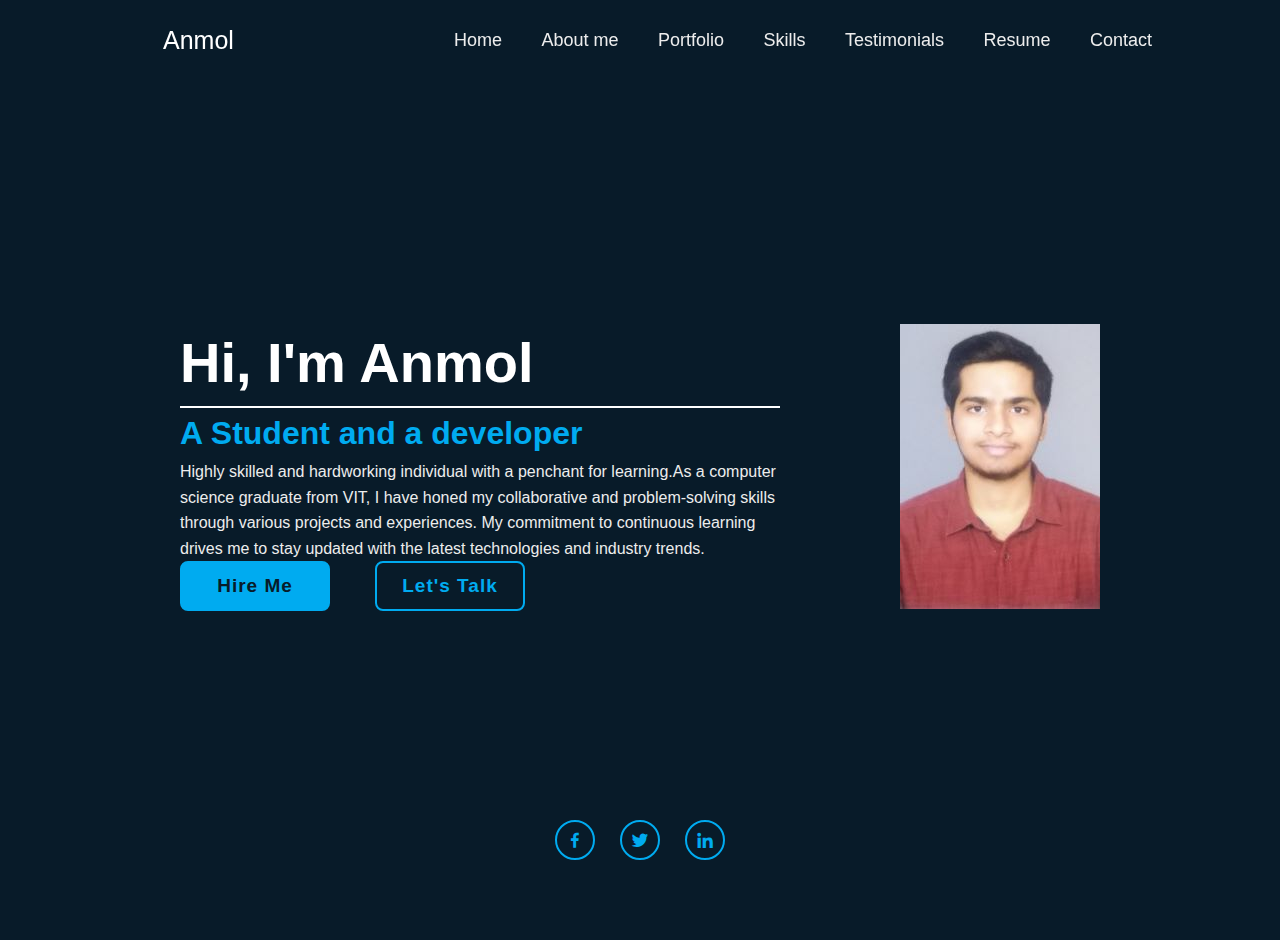
<file: index.html>
<!DOCTYPE html>

<html lang="en">
  <head>
    <meta charset="utf-8" />
    <meta http-equiv="X-UA-Compatible" content="IE=edge" />
    <title>Personal Portfolio</title>
    <meta name="description" content="" />
    <meta name="viewport" content="width=device-width, initial-scale=1" />
    <link rel="stylesheet" href="stylesone.css" />
    <link
      href="https://unpkg.com/boxicons@2.1.4/css/boxicons.min.css"
      rel="stylesheet"
    />
  </head>
  <body>
    <header class="header">
      <a href="index.html" class="logo">Anmol</a>
      <nav class="navbar">
        <a href="index.html">Home</a>
        <a href="aboutme.html">About me</a>
        <a href="portfolio.html">Portfolio</a>
        <a href="skills.html">Skills</a>
        <a href="testimonials.html">Testimonials</a>
        <a href="resume.html">Resume</a>
        <a href="contact.html">Contact</a>
      </nav>
    </header>

    <section class="home">
      <div class="home-content">
        <h1>Hi, I'm Anmol</h1>
        <h3>A Student and a developer</h3>
        <p>
          Highly skilled and hardworking individual with a penchant for learning.As a computer science graduate
            from VIT, I have honed my collaborative and problem-solving skills through various projects and experiences.
            My commitment to continuous learning drives me to stay updated with the latest technologies and industry trends.
        </p>
        <div class="btn-box">
          <a href="resume.html">Hire Me</a>
          <a href="contact.html">Let's Talk</a>
        </div>
      </div>

      <div class="home-sci">
        <a href="#"><i class="bx bxl-facebook"></i></a>
        <a href="#"><i class="bx bxl-twitter"></i></a>
        <a href="https://www.linkedin.com/in/anmol-singh-2b7798271"><i class="bx bxl-linkedin"></i></a>
      </div>
      <div class="img-putter">
        <img src="passport_size_photo_2.jpg" alt="photo" />
      </div>
    </section>
  </body>
</html>
</file>
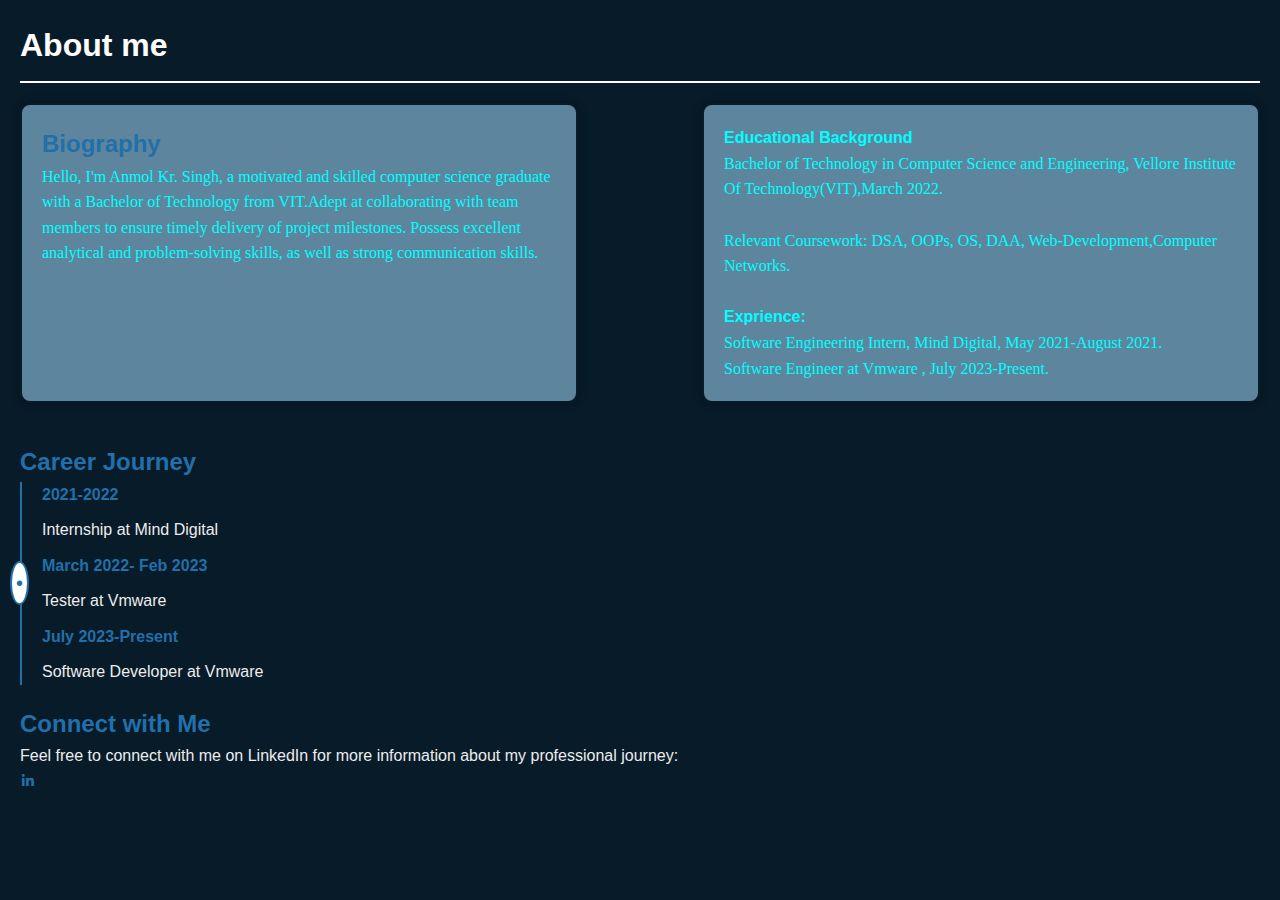
<file: aboutme.html>
<!DOCTYPE html>
<html>
    <head>
        <meta charset="utf-8">
        <meta http-equiv="X-UA-Compatible" content="IE=edge">
        <title>About me</title>
        <meta name="description" content="">
        <meta name="viewport" content="width=device-width, initial-scale=1">
        <link rel="stylesheet" href="stylesone.css">
        <link href="https://unpkg.com/boxicons@2.1.4/css/boxicons.min.css" rel="stylesheet" />
    </head>
    <body>
        <h1>About me</h1>

        <div class="Bio">
        <div class="box1">
            <h2>Biography</h2>
            <p>Hello, I'm Anmol Kr. Singh, a motivated and skilled computer science graduate with a Bachelor of Technology from VIT.Adept at collaborating with team members to ensure timely delivery of project milestones. Possess excellent analytical and problem-solving skills, as well as strong communication skills.</p>
        </div>
            <div class="box2">
            <p><b>Educational Background</b><br>Bachelor of Technology in Computer Science and Engineering, Vellore Institute Of Technology(VIT),March 2022.<br><br>Relevant Coursework: DSA, OOPs, OS, DAA, Web-Development,Computer Networks.<br><br><b>Exprience:</b><br>Software Engineering Intern, Mind Digital, May 2021-August 2021.<br>Software Engineer at Vmware , July 2023-Present.
            </p>
            </div>

        </div>

        <section class="career">
        <h2>Career Journey</h2>
        <ul class="timeline">
            <li>
                <span>2021-2022</span>
                <p>Internship at Mind Digital</p>

            <span>March 2022- Feb 2023</span>
            <p>Tester at Vmware</p>

            <span>July 2023-Present</span>
            <p>Software Developer at Vmware</p>
            </li>
        </ul>
    </section>
        <section>
        <h2>Connect with Me</h2>
        <p>Feel free to connect with me on LinkedIn for more information about my professional journey:</p>
        <a href="https://www.linkedin.com/in/anmol-singh-2b7798271" target="_blank"><i class="bx bxl-linkedin"></i></a>
    </section>
      
    </body>
</html>
</html>
</file>
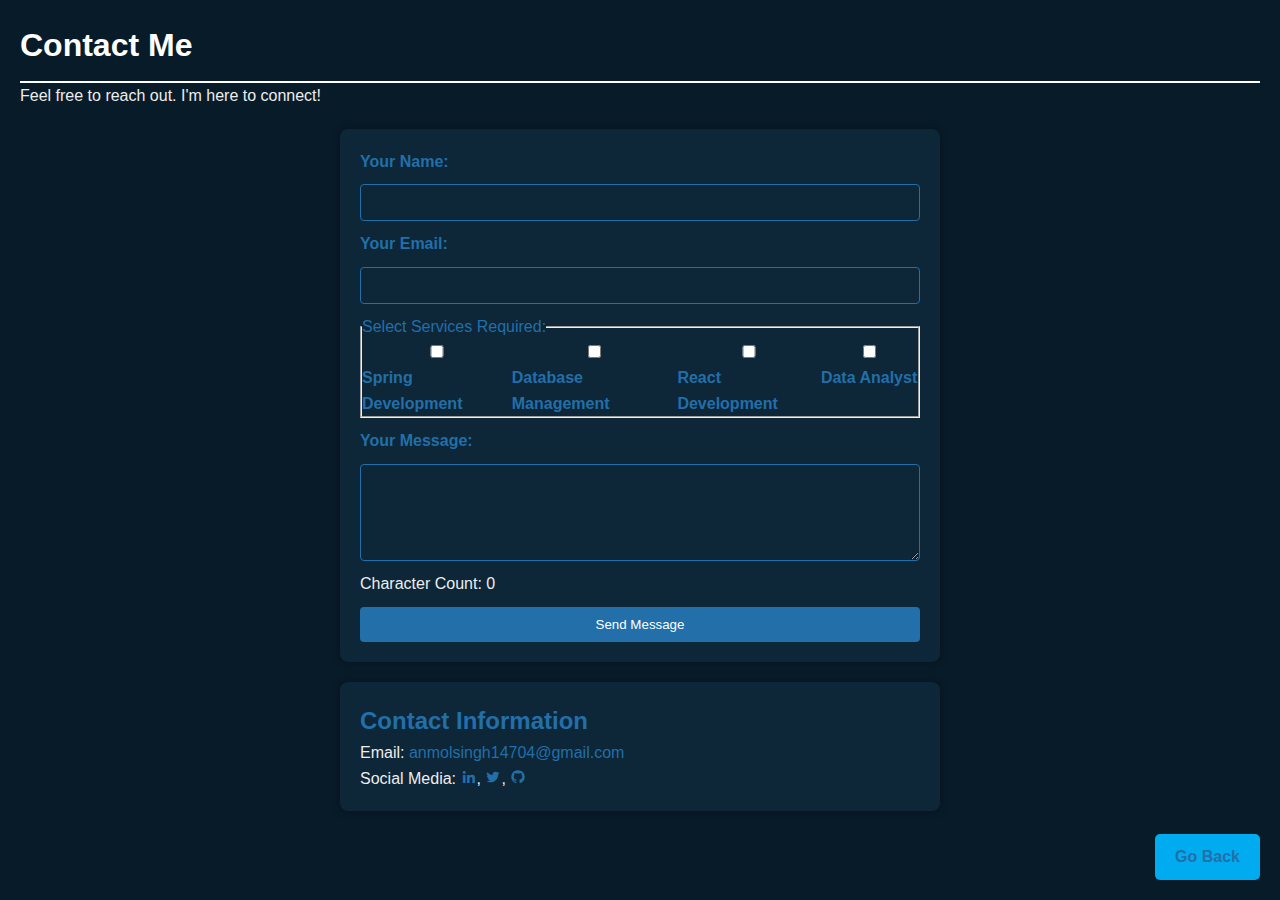
<file: contact.html>
<!DOCTYPE html>
<html lang="en">

<head>
    <meta charset="UTF-8">
    <meta name="viewport" content="width=device-width, initial-scale=1.0">
    <title>Contact Me</title>
    <link rel="stylesheet" href="stylesone.css">
    <link
      href="https://unpkg.com/boxicons@2.1.4/css/boxicons.min.css"
      rel="stylesheet"
    />
</head>

<body>
    <header>
        <h1>Contact Me</h1>
        <p>Feel free to reach out. I'm here to connect!</p>
    </header>

    <div class="contact-form">
        <form action="#" method="post" id="formid">
            <label for="name">Your Name:</label>
            <input type="text" id="name" name="name" required>

            <label for="email">Your Email:</label>
            <input type="email" id="email" name="email" required pattern="[a-zA-Z0-9._%+-]+@[a-zA-Z0-9.-]+\.[a-zA-Z]{2,}$">



            <fieldset id="Services">
                <legend>Select Services Required:</legend>
                <label> <input type="checkbox" name="service" value="Spring Development">Spring Development</label><br>                
                <label> <input type="checkbox" name="service" value="Database Management">Database Management</label><br>                
                <label> <input type="checkbox" name="service" value="React Development">React Development</label><br>                
                <label> <input type="checkbox" name="service" value="Data Analyst">Data Analyst</label><br>                
            </fieldset>

            <label for="message">Your Message:</label>
           <textarea id="textInput" rows="5" cols="50" oninput="handleInput()"></textarea>
           <p>Character Count: <span id="charCount">0</span></p>

            <button type="button" onclick="showresult()">Send Message</button>
        </form>
    </div>

    <div class="contact-info">
        <h2>Contact Information</h2>
        <p>Email: <a href="mailto:anmolsingh14704@gmail.com">anmolsingh14704@gmail.com</a></p>
        <p>Social Media:
            <a href="https://www.linkedin.com/in/anmol-singh-2b7798271" target="_blank"><i class="bx bxl-linkedin"></i></a>,
            <a href="https://twitter.com/yourhandle" target="_blank"><i class="bx bxl-twitter"></i></a>,
            <a href="https://github.com/Anmol-aks" target="_blank"><i class='bx bxl-github'></i></a>
        </p>
    </div>

    <script>
        function handleInput() {
        var textInput = document.getElementById('textInput');
        var charCountSpan = document.getElementById('charCount');
        var charCount = textInput.value.length;
        
        charCountSpan.textContent = charCount;
    }

    function showresult() {
    var selectedServices = document.querySelectorAll('input[name="service"]:checked');
    var totalPrice = 0;

    if (selectedServices.length > 0) {
        selectedServices.forEach(function(service) {
            switch (service.value) {
                case "Spring Development":
                    totalPrice += 900; 
                    break;
                case "Database Management":
                    totalPrice += 300; 
                    break;
                case "React Development":
                    totalPrice += 500; 
                    break;
                case "Data Analyst":
                    totalPrice += 400; 
                    break;
            }
        });
        
        var message = "Thank you for reaching out! ";
        message += "The total price for the selected service(s) is $" + totalPrice + ".";
        alert(message);
    } else {
        alert("Please select at least one service.");
    }

    document.getElementById("formid").reset();
     document.getElementById('charCount').textContent = 0;
}

    </script>

    <div class="go-back">
    <a href="index.html">Go Back</a>
</div>


</body>

</html>
</file>
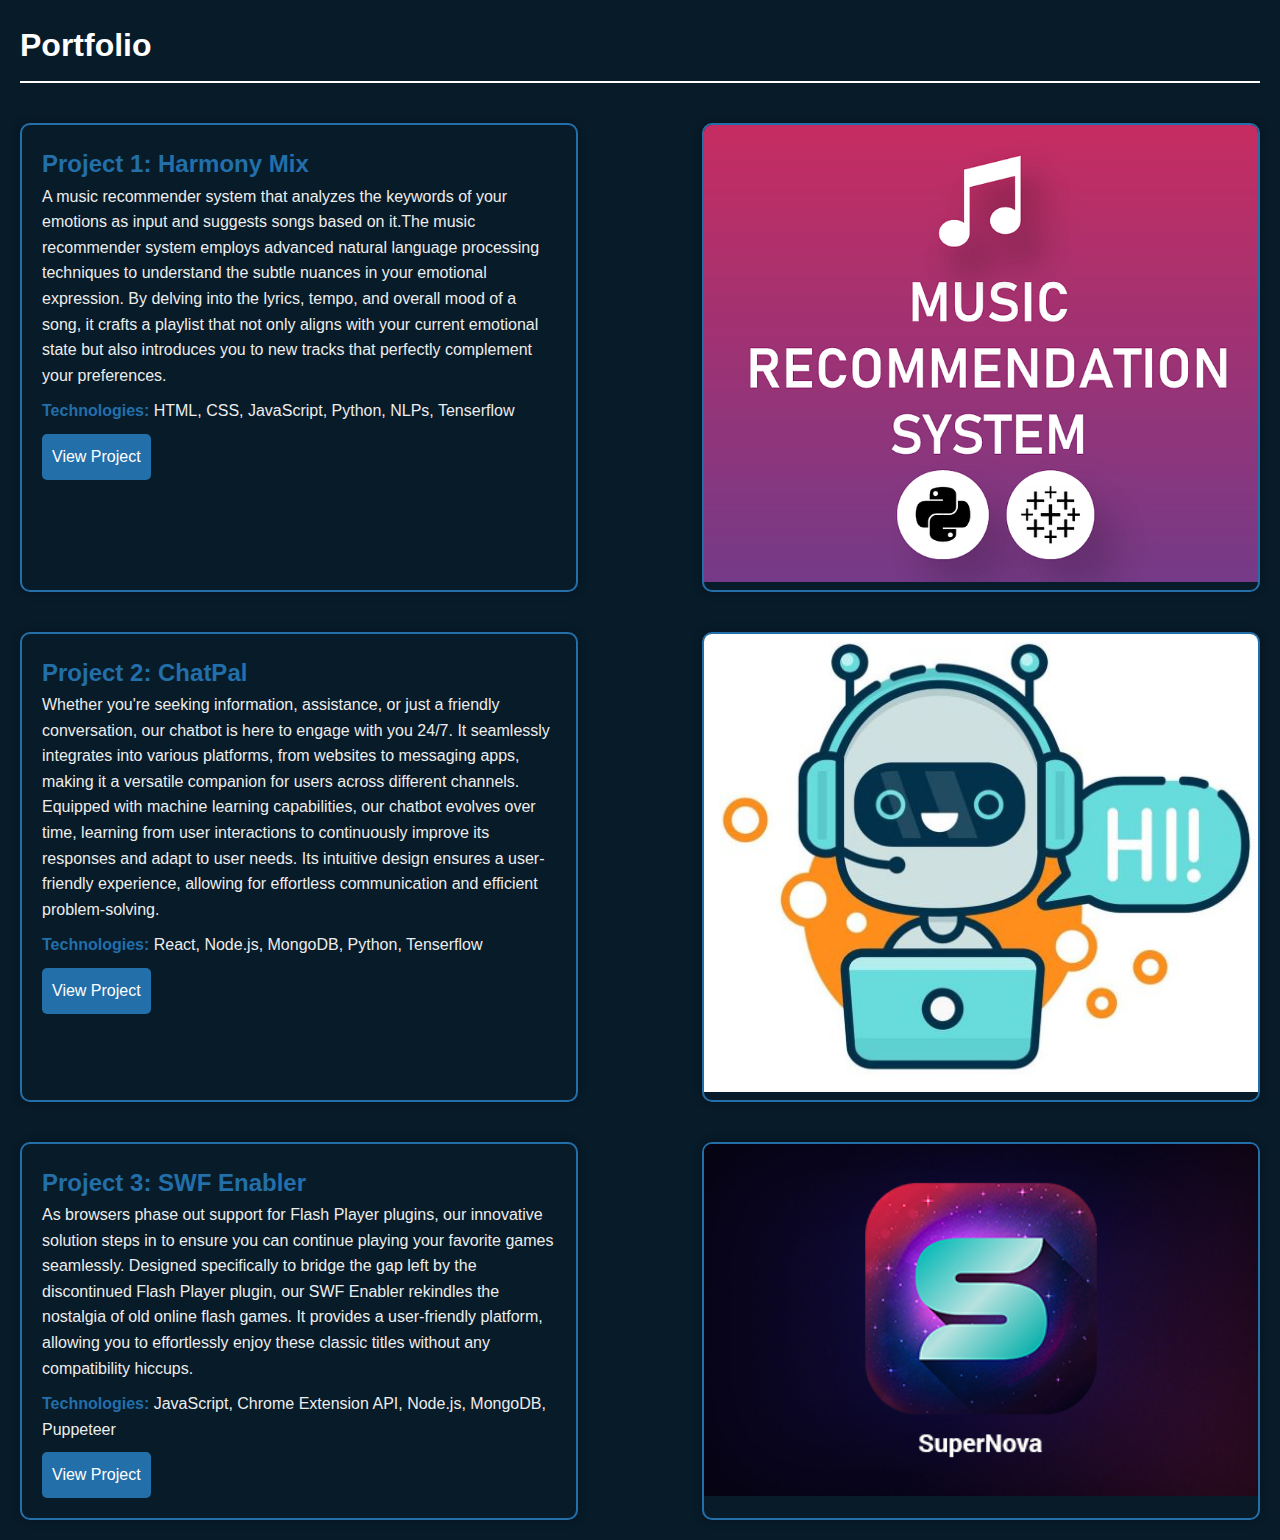
<file: portfolio.html>
<!DOCTYPE html>
<html lang="en">

<head>
    <meta charset="UTF-8">
    <meta name="viewport" content="width=device-width, initial-scale=1.0">
    <title>Portfolio</title>
    <link rel="stylesheet" href="stylesone.css">
</head>

<body>
    <h1>Portfolio</h1>

    <div class="project">
        <div class="project-details">
            <h2>Project 1: Harmony Mix</h2>
            <p>
               A music recommender system that analyzes the keywords of your emotions as input and suggests songs based on it.The music recommender system employs advanced natural language processing techniques to understand the subtle nuances in your emotional expression. By delving into the lyrics, tempo, and overall mood of a song, it crafts a playlist that not only aligns with your current emotional state but also introduces you to new tracks that perfectly complement your preferences.
            </p>
            <p><b>Technologies:</b> HTML, CSS, JavaScript, Python, NLPs, Tenserflow</p>
            <a href="https://github.com/Aliasgarchandan53/HarmonyMood" target="_blank">View Project</a>
        </div>
        <div class="project-image">
            <img src="music_recommeds.jpg" alt="Project 1">
        </div>
    </div>

    <div class="project">
        <div class="project-details">
            <h2>Project 2: ChatPal</h2>
            <p>
                Whether you're seeking information, assistance, or just a friendly conversation, our chatbot is here to engage with you 24/7. It seamlessly integrates into various platforms, from websites to messaging apps, making it a versatile companion for users across different channels.

                Equipped with machine learning capabilities, our chatbot evolves over time, learning from user interactions to continuously improve its responses and adapt to user needs. Its intuitive design ensures a user-friendly experience, allowing for effortless communication and efficient problem-solving.
            </p>
            <p><b>Technologies:</b> React, Node.js, MongoDB, Python, Tenserflow</p>
            <a href="#" target="_blank">View Project</a>
        </div>
        <div class="project-image">
            <img src="friendly-chatbot.jpg" alt="Project 2">
        </div>
    </div>

    <div class="project">
        <div class="project-details">
            <h2>Project 3: SWF Enabler</h2>
            <p>
                As browsers phase out support for Flash Player plugins, our innovative solution steps in to ensure you can continue playing your favorite games seamlessly.

            Designed specifically to bridge the gap left by the discontinued Flash Player plugin, our SWF Enabler rekindles the nostalgia of old online flash games. It provides a user-friendly platform, allowing you to effortlessly enjoy these classic titles without any compatibility hiccups.


            </p>
            <p><b>Technologies:</b> JavaScript, Chrome Extension API, Node.js, MongoDB, Puppeteer</p>
            <a href="https://www.getsupernova.com/extension/" target="_blank">View Project</a>
        </div>
        <div class="project-image">
            <img src="swf.jpg" alt="Project 3">
        </div>
    </div>

</body>

</html>
</file>
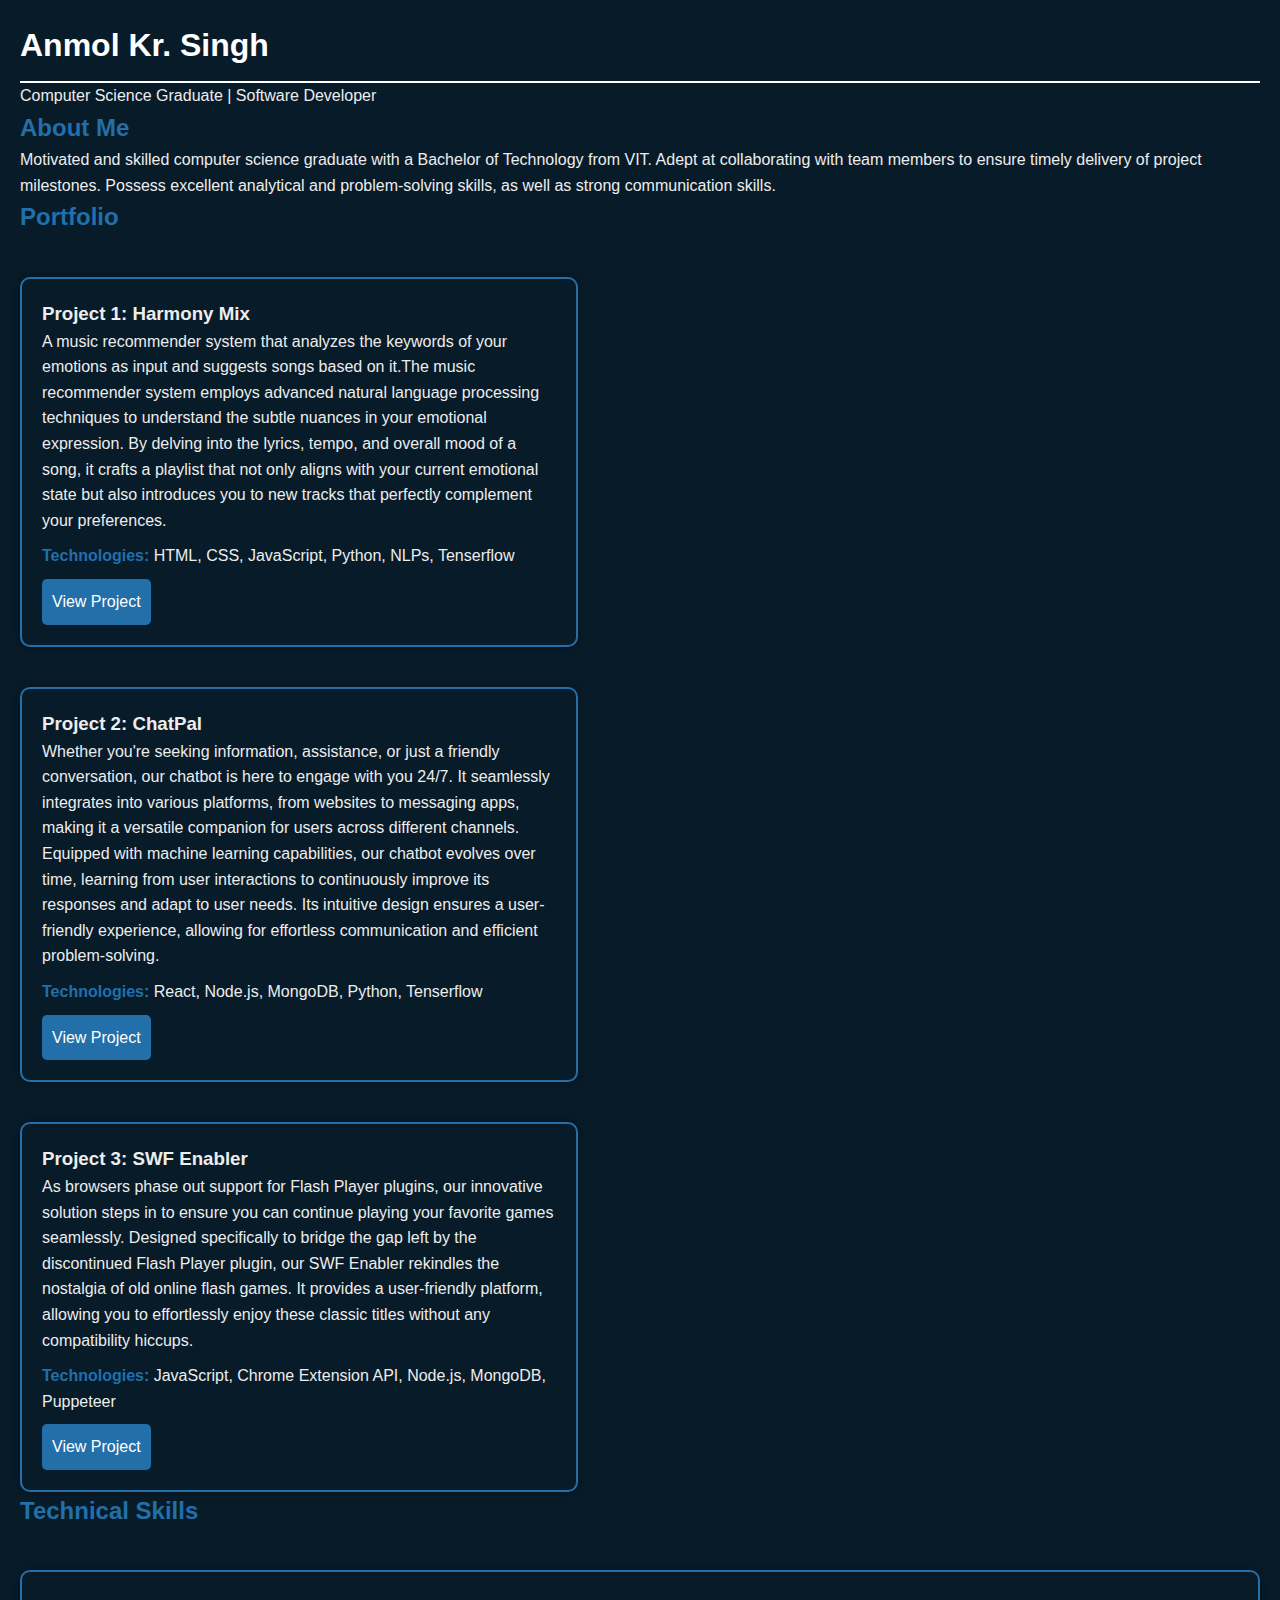
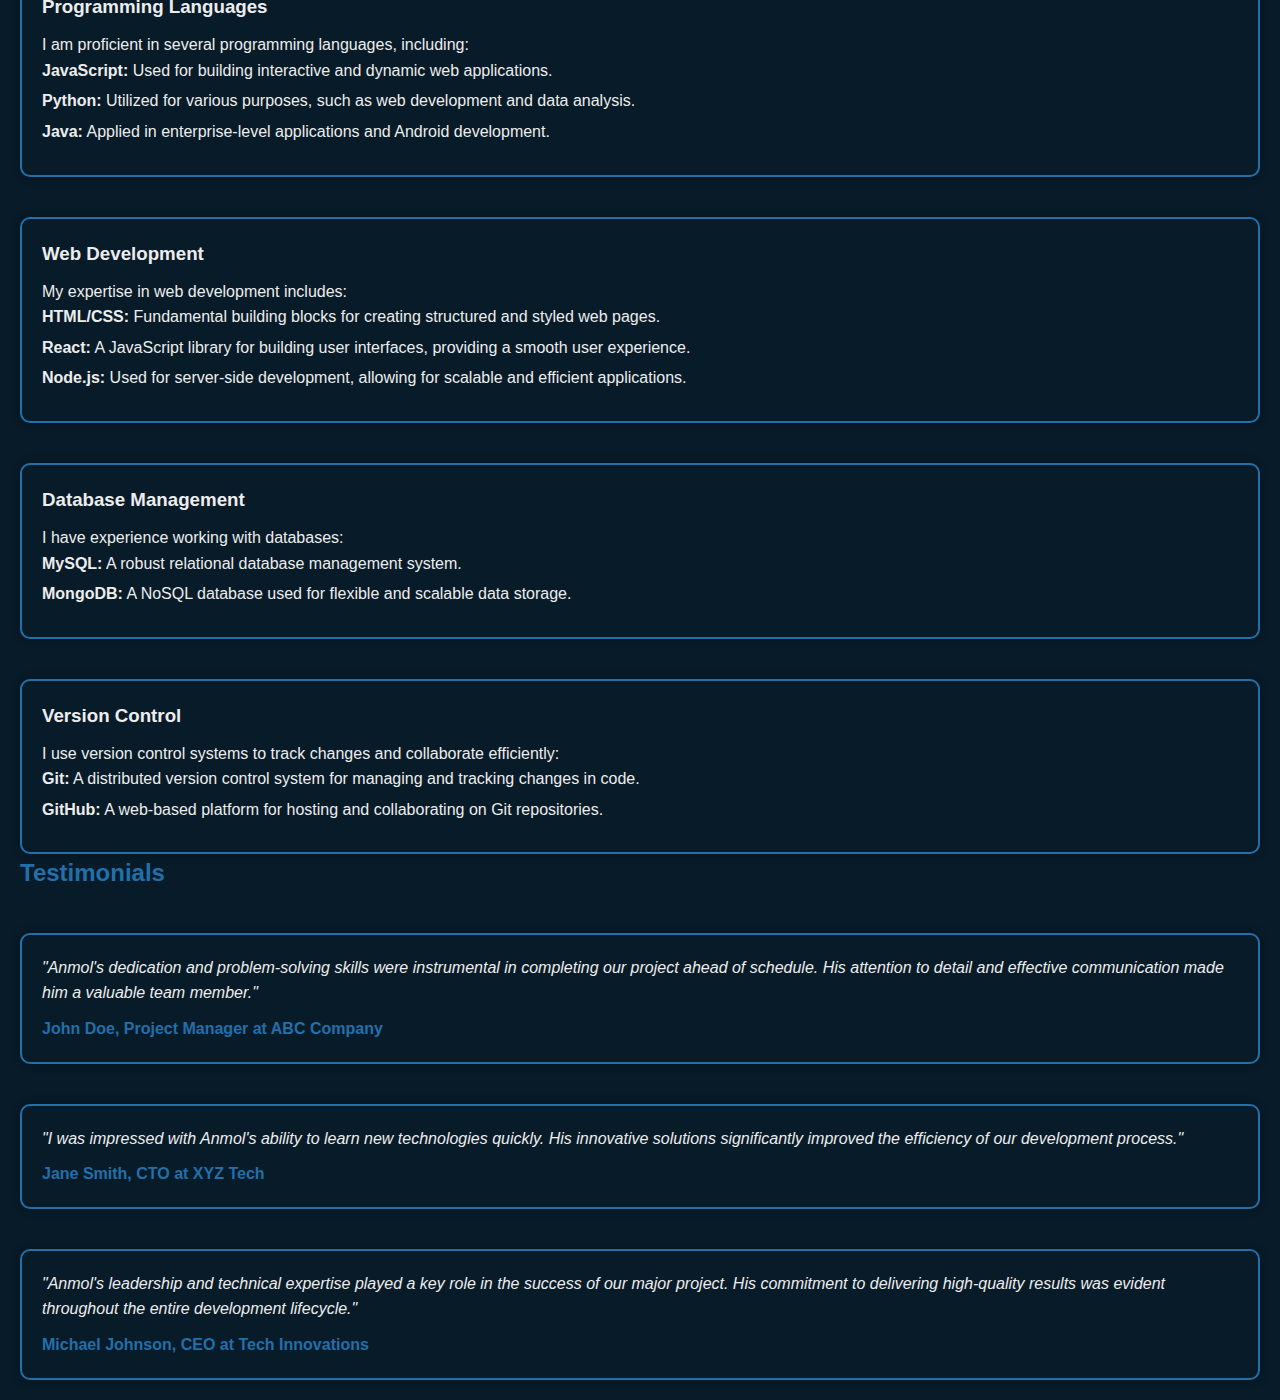
<file: resume.html>
<!DOCTYPE html>
<html lang="en">

<head>
    <meta charset="UTF-8">
    <meta name="viewport" content="width=device-width, initial-scale=1.0">
    <title>Anmol Kr. Singh - Resume</title>
    <link rel="stylesheet" href="stylesone.css">
</head>

<body>
    <header>
        <h1>Anmol Kr. Singh</h1>
        <p>Computer Science Graduate | Software Developer</p>
    </header>

    <section class="about">
        <h2>About Me</h2>
        <p>
            Motivated and skilled computer science graduate with a Bachelor of Technology from VIT. Adept at collaborating
            with team members to ensure timely delivery of project milestones. Possess excellent analytical and
            problem-solving skills, as well as strong communication skills.
        </p>
    </section>

    <section class="portfolio">
        <h2>Portfolio</h2>

        <div class="project">
            <div class="project-details">
                <h3>Project 1: Harmony Mix</h3>
                <p>
                    A music recommender system that analyzes the keywords of your emotions as input and suggests songs based on it.The music recommender system employs advanced natural language processing techniques to understand the subtle nuances in your emotional expression. By delving into the lyrics, tempo, and overall mood of a song, it crafts a playlist that not only aligns with your current emotional state but also introduces you to new tracks that perfectly complement your preferences.


                </p>
                <p><b>Technologies:</b> HTML, CSS, JavaScript, Python, NLPs, Tenserflow</p>
                <a href="portfolio.html" target="_blank">View Project</a>
            </div>
        </div>

        <div class="project">
            <div class="project-details">
                <h3>Project 2: ChatPal</h3>
                <p>
                    Whether you're seeking information, assistance, or just a friendly conversation, our chatbot is here to engage with you 24/7. It seamlessly integrates into various platforms, from websites to messaging apps, making it a versatile companion for users across different channels. Equipped with machine learning capabilities, our chatbot evolves over time, learning from user interactions to continuously improve its responses and adapt to user needs. Its intuitive design ensures a user-friendly experience, allowing for effortless communication and efficient problem-solving.
                </p>
                <p><b>Technologies:</b> React, Node.js, MongoDB, Python, Tenserflow</p>
                <a href="portfolio.html" target="_blank">View Project</a>
            </div>
        </div>

        <div class="project">
            <div class="project-details">
                <h3>Project 3: SWF Enabler</h3>
                <p>
                     As browsers phase out support for Flash Player plugins, our innovative solution steps in to ensure you can continue playing your favorite games seamlessly.

            Designed specifically to bridge the gap left by the discontinued Flash Player plugin, our SWF Enabler rekindles the nostalgia of old online flash games. It provides a user-friendly platform, allowing you to effortlessly enjoy these classic titles without any compatibility hiccups.

                </p>
                <p><b>Technologies:</b> JavaScript, Chrome Extension API, Node.js, MongoDB, Puppeteer</p>
                <a href="portfolio.html" target="_blank">View Project</a>
            </div>
        </div>
    </section>

    <section class="skills">
        <h2>Technical Skills</h2>

        <div class="skill">
            <h3>Programming Languages</h3>
            <p>
                I am proficient in several programming languages, including:
                <ul>
                    <li><strong>JavaScript:</strong> Used for building interactive and dynamic web applications.</li>
                    <li><strong>Python:</strong> Utilized for various purposes, such as web development and data analysis.</li>
                    <li><strong>Java:</strong> Applied in enterprise-level applications and Android development.</li>
                </ul>
            </p>
        </div>

        <div class="skill">
            <h3>Web Development</h3>
            <p>
                My expertise in web development includes:
                <ul>
                    <li><strong>HTML/CSS:</strong> Fundamental building blocks for creating structured and styled web pages.</li>
                    <li><strong>React:</strong> A JavaScript library for building user interfaces, providing a smooth user experience.</li>
                    <li><strong>Node.js:</strong> Used for server-side development, allowing for scalable and efficient applications.</li>
                </ul>
            </p>
        </div>

        <div class="skill">
            <h3>Database Management</h3>
            <p>
                I have experience working with databases:
                <ul>
                    <li><strong>MySQL:</strong> A robust relational database management system.</li>
                    <li><strong>MongoDB:</strong> A NoSQL database used for flexible and scalable data storage.</li>
                </ul>
            </p>
        </div>

        <div class="skill">
            <h3>Version Control</h3>
            <p>
                I use version control systems to track changes and collaborate efficiently:
                <ul>
                    <li><strong>Git:</strong> A distributed version control system for managing and tracking changes in code.</li>
                    <li><strong>GitHub:</strong> A web-based platform for hosting and collaborating on Git repositories.</li>
                </ul>
            </p>
        </div>
    </section>

    <section class="testimonials">
        <h2>Testimonials</h2>

        <div class="testimonial">
            <div class="testimonial-details">
                <blockquote>
                    "Anmol's dedication and problem-solving skills were instrumental in completing our project ahead of
                    schedule. His attention to detail and effective communication made him a valuable team member."
                </blockquote>
                <p><strong>John Doe, Project Manager at ABC Company</strong></p>
            </div>
        </div>

        <div class="testimonial">
            <div class="testimonial-details">
                <blockquote>
                    "I was impressed with Anmol's ability to learn new technologies quickly. His innovative solutions
                    significantly improved the efficiency of our development process."
                </blockquote>
                <p><strong>Jane Smith, CTO at XYZ Tech</strong></p>
            </div>
        </div>

        <div class="testimonial">
            <div class="testimonial-details">
                <blockquote>
                    "Anmol's leadership and technical expertise played a key role in the success of our major project.
                    His commitment to delivering high-quality results was evident throughout the entire development
                    lifecycle."
                </blockquote>
                <p><strong>Michael Johnson, CEO at Tech Innovations</strong></p>
            </div>
        </div>
    </section>

</body>

</html>
</file>
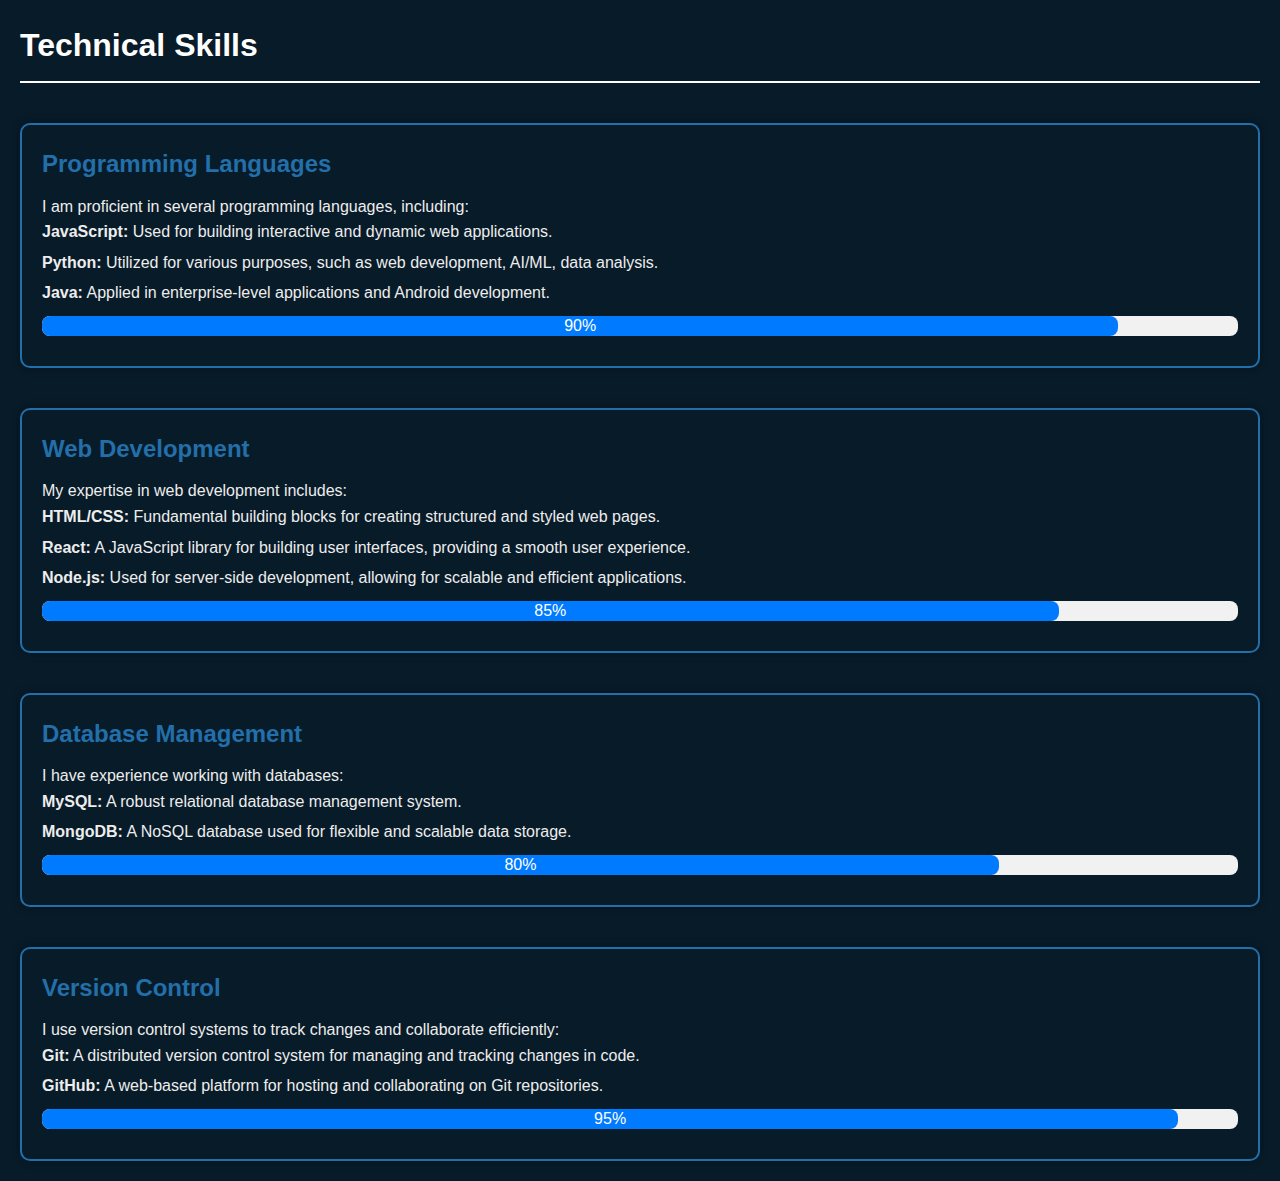
<file: skills.html>
<!DOCTYPE html>
<html lang="en">

<head>
    <meta charset="UTF-8">
    <meta name="viewport" content="width=device-width, initial-scale=1.0">
    <title>Skills</title>
    <link rel="stylesheet" href="stylesone.css">
</head>

<body>
    <h1>Technical Skills</h1>

    <div class="skill">
        <h2>Programming Languages</h2>
        <p>
            I am proficient in several programming languages, including:
            <ul>
                <li><strong>JavaScript:</strong> Used for building interactive and dynamic web applications.</li>
                <li><strong>Python:</strong> Utilized for various purposes, such as web development, AI/ML, data analysis.</li>
                <li><strong>Java:</strong> Applied in enterprise-level applications and Android development.</li>
            </ul>
        </p>
        <div class="progress">
            <div class="progress-bar" style="width: 90%;">90%</div>
        </div>
    </div>

    <div class="skill">
        <h2>Web Development</h2>
        <p>
            My expertise in web development includes:
            <ul>
                <li><strong>HTML/CSS:</strong> Fundamental building blocks for creating structured and styled web pages.</li>
                <li><strong>React:</strong> A JavaScript library for building user interfaces, providing a smooth user experience.</li>
                <li><strong>Node.js:</strong> Used for server-side development, allowing for scalable and efficient applications.</li>
            </ul>
        </p>
        <div class="progress">
            <div class="progress-bar" style="width: 85%;">85%</div>
        </div>
    </div>

    <div class="skill">
        <h2>Database Management</h2>
        <p>
            I have experience working with databases:
            <ul>
                <li><strong>MySQL:</strong> A robust relational database management system.</li>
                <li><strong>MongoDB:</strong> A NoSQL database used for flexible and scalable data storage.</li>
            </ul>
        </p>
        <div class="progress">
            <div class="progress-bar" style="width: 80%;">80%</div>
        </div>
    </div>

    <div class="skill">
        <h2>Version Control</h2>
        <p>
            I use version control systems to track changes and collaborate efficiently:
            <ul>
                <li><strong>Git:</strong> A distributed version control system for managing and tracking changes in code.</li>
                <li><strong>GitHub:</strong> A web-based platform for hosting and collaborating on Git repositories.</li>
            </ul>
        </p>
        <div class="progress">
            <div class="progress-bar" style="width: 95%;">95%</div>
        </div>
    </div>

</body>

</html>
</file>
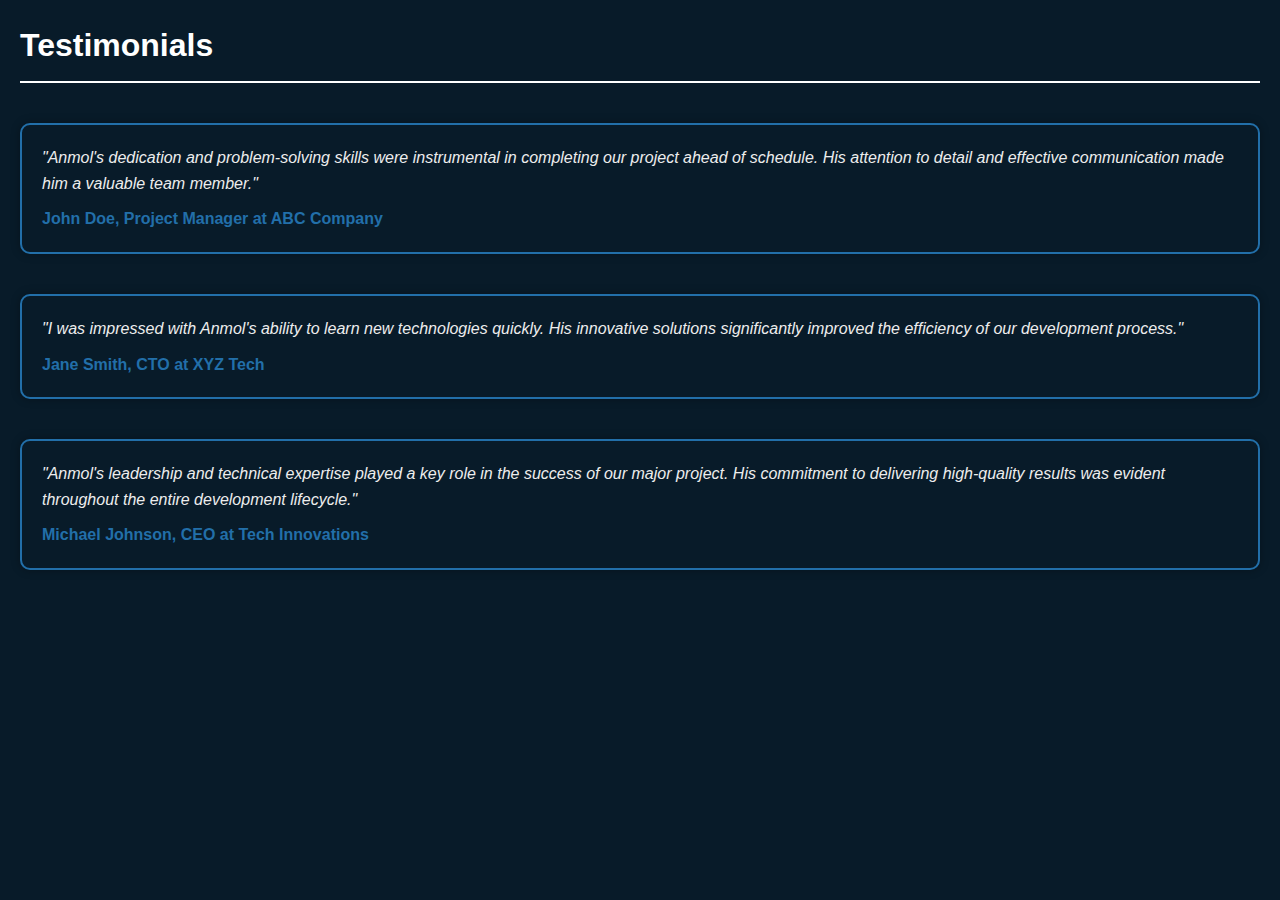
<file: testimonials.html>
<!DOCTYPE html>
<html lang="en">

<head>
    <meta charset="UTF-8">
    <meta name="viewport" content="width=device-width, initial-scale=1.0">
    <title>Testimonials</title>
    <link rel="stylesheet" href="stylesone.css">
</head>

<body>
    <h1>Testimonials</h1>

    <div class="testimonial">
        <div class="testimonial-details">
            <blockquote>
                "Anmol's dedication and problem-solving skills were instrumental in completing our project ahead of
                schedule. His attention to detail and effective communication made him a valuable team member."
            </blockquote>
            <p><strong>John Doe, Project Manager at ABC Company</strong></p>
        </div>
    </div>

    <div class="testimonial">
        <div class="testimonial-details">
            <blockquote>
                "I was impressed with Anmol's ability to learn new technologies quickly. His innovative solutions
                significantly improved the efficiency of our development process."
            </blockquote>
            <p><strong>Jane Smith, CTO at XYZ Tech</strong></p>
        </div>
    </div>

    <div class="testimonial">
        <div class="testimonial-details">
            <blockquote>
                "Anmol's leadership and technical expertise played a key role in the success of our major project. His
                commitment to delivering high-quality results was evident throughout the entire development lifecycle."
            </blockquote>
            <p><strong>Michael Johnson, CEO at Tech Innovations</strong></p>
        </div>
    </div>

</body>

</html>
</file>
<file: stylesone.css>
* {
    margin: 0;
    padding: 0;
    box-sizing: border-box;
    font-family: sans-serif;
}

body {
    background-color: #081b29;
    color: #ededed; 
    
}

.header {
    position: fixed;
    top: 0;
    left: 0;
    width: 100%;
    padding: 20px 10%;
    background: transparent;
    display: flex;
    justify-content: space-between;
    align-items: center;
    z-index: 100;
}

.logo {
    font-size: 25px;
    color: white;
    text-decoration: none;
    font-weight: 500;
    margin-left: 35px;
}

.navbar a {
    font-size: 18px;
    color: #ededed;
    font-style: normal;
    text-decoration: none;
    font-weight: 500;
    margin-left: 35px;
    transition: .3s;
}

.navbar a:hover {
    color: #00abf0;
}

.home {
    height: 100vh;

    display: flex;
    align-items: center;
    padding: 0 10%;
    width: 100%;
    /* display: flex; */
    justify-content: center;
}

.home-content {
    max-width: 600px;
    margin-right: 120px;

}

.home-content h1 {
    font-size: 56px;
    font-weight: 700;
    line-height: 1.2;
}

.home-content h3 {
    font-size: 32px;
    font-weight: 700;
    color: #00abf0;
}

.home-content p {
    font-size: 16px;
}

.home-content .btn-box {
    display: flex;
    justify-content: space-between;
    width: 345px;
    height: 50px;

}

.btn-box a {
    position: relative;
    display: inline-flex;
    justify-content: center;
    align-items: center;
    width: 150px;
    height: 100%;
    background: #00abf0;
    border: 2px solid #00abf0;
    border-radius: 8px;
    font-size: 19px;
    color: #081b29;
    text-decoration: none;
    font-weight: 600;
    letter-spacing: 1px;
    z-index: 1;
    overflow: hidden;
    transition: .5s;
}

.btn-box a:hover {
    color: #00abf0;

}

.btn-box a:nth-child(2) {
    background: transparent;
    color: #00abf0;
}

.btn-box a:nth-child(2):hover {
    color: #081b29;
}

.btn-box a:nth-child(2)::before {
    background: #00abf0;

}

.btn-box a::before {
    content: '';
    position: absolute;
    top: 0;
    left: 0;
    width: 0;
    height: 100%;
    background: #081b29;
    z-index: -1;
    transition: .5s;
}

.btn-box a:hover::before {
    width: 100%;
}

.home-sci {
    position: absolute;
    bottom: 40px;
    width: 170px;
    display: flex;
    justify-content: space-between;
    align-items: flex-start;
}

.home-sci a {
    position: relative;
    display: inline-flex;
    justify-content: center;
    align-items: center;
    width: 40px;
    height: 40px;
    background: transparent;
    border: 2px solid #00abf0;
    border-radius: 50%;
    font-size: 20px;
    color: #00abf0;
    text-decoration: none;
    z-index: 1;
    overflow: hidden;
}

.home-sci a:hover {
    color: #081b29;
}

.home-sci a::before {
    content: '';
    position: absolute;
    top: 0;
    left: 0;
    width: 0;
    height: 100%;
    background: #00abf0;
    z-index: -1;
    transition: .5s;
}

.home-sci a:hover::before {
    width: 100%;
}

.img-putter {
    align-items: end;
}

h1 {
    border-bottom: 2px solid #fff;
    padding-bottom: 10px;
    color: #fff;
}

.Bio {
    display: flex;
    justify-content: space-between;
    margin-top: 20px;
}

.box1 {
    width: 45%;
    border: 2px solid #081b29;
    border-radius: 10px;
    background-color: rgb(93, 134, 158);
    padding: 20px;
    box-shadow: 0 0 10px rgba(0, 0, 0, 0.3);
}

.box1 p {
    color: aqua;
    font-size: 16px;
    font-family: 'Times New Roman', Times, serif;
}

.box1 h2 {
    color: #226fa9;
}

.box2 {
    width: 45%;
    border: 2px solid #081b29;
    border-radius: 10px;
    background-color: rgb(93, 134, 158);
    padding: 20px;
    box-shadow: 0 0 10px rgba(0, 0, 0, 0.3);
}

.box2 p {
    color: aqua;
    font-size: 16px;
    font-family: 'Times New Roman', Times, serif;
    white-space: pre-line;
   
}

.timeline {
    list-style: none;
    padding: 0;
}

.timeline li {
    margin-bottom: 20px;
}

.timeline span {
    display: block;
    font-weight: bold;
    margin-bottom: 5px;
    color: #226fa9;
}

a {
    color: #007bff;
    text-decoration: none;
}

a:hover {
    text-decoration: underline;
}


.career {
    margin-top: 40px;
}

.timeline {
    list-style: none;
    padding: 0;
}

.timeline li {
    border-left: 2px solid #226fa9;
    padding-left: 20px;
    margin-bottom: 20px;
    position: relative;
}

.timeline span {
    display: block;
    font-weight: bold;
    margin-bottom: 5px;
    color: #226fa9;
}

.timeline p {
    margin: 10px 0;
}


.timeline li:before {
    content: '\2022';
    
    font-size: 20px;
    color: #226fa9;
    background-color: #fff;
    border: 2px solid #226fa9;
    border-radius: 50%;
    padding: 4px;
    position: absolute;
    left: -12px;
    top: 50%;
    transform: translateY(-50%);
}



.project {
    display: flex;
    justify-content: space-between;
    margin-top: 40px;
}

.project-details {
    width: 45%;
    padding: 20px;
    border: 2px solid #226fa9;
    border-radius: 10px;
    box-shadow: 0 0 10px rgba(0, 0, 0, 0.3);
}

.project-details h2 {
    color: #226fa9;
}

.project-details p {
    color: #ededed;
    margin-bottom: 10px;
}

.project-details b {
    color: #226fa9;
}

.project-details a {
    display: inline-block;
    padding: 10px;
    background-color: #226fa9;
    color: #fff;
    text-decoration: none;
    border-radius: 5px;
}

.project-details a:hover {
    background-color: #1a5680;
}

.project-image {
    width: 45%;
    overflow: hidden;
    border: 2px solid #226fa9;
    border-radius: 10px;
    box-shadow: 0 0 10px rgba(0, 0, 0, 0.3);
}

.project-image img {
    width: 100%;
    height: auto;
}



.skill {
    margin-top: 40px;
    border: 2px solid #226fa9;
    border-radius: 10px;
    padding: 20px;
    box-shadow: 0 0 10px rgba(0, 0, 0, 0.3);
}

.skill h2 {
    color: #226fa9;
}

.skill p {
    color: #ededed;
    margin-top: 10px;
}

.skill ul {
    list-style-type: none;
}

.skill li {
    margin-bottom: 5px;
}

body {
    background-color: #081b29;
    color: #ededed;
    line-height: 1.6;
    margin: 0;
    padding: 20px;
}

h1 {
    border-bottom: 2px solid #fff;
    padding-bottom: 10px;
    color: #fff;
}



.testimonial {
    margin-top: 40px;
}

.testimonial-details {
    border: 2px solid #226fa9;
    border-radius: 10px;
    padding: 20px;
    box-shadow: 0 0 10px rgba(0, 0, 0, 0.3);
}

blockquote {
    color: #ededed;
    font-style: italic;
}

.testimonial-details p {
    color: #226fa9;
    margin-top: 10px;
}

body {
    background-color: #081b29;
    
    color: #ededed;
    line-height: 1.6;
    margin: 0;
    padding: 20px;
}

h1 {
    border-bottom: 2px solid #fff;
    padding-bottom: 10px;
    color: #fff;
}







.contact-form,
.contact-info {
    max-width: 600px;
    margin: 20px auto;
    background-color: #0d2638;
    padding: 20px;
    border-radius: 8px;
    box-shadow: 0 0 10px rgba(0, 0, 0, 0.3);
}

form {
    display: grid;
    gap: 10px;
}

label {
    font-weight: bold;
    color: #226fa9;
}

input,
textarea {
    width: 100%;
    padding: 10px;
    box-sizing: border-box;
    border: 1px solid #226fa9;
    border-radius: 4px;
    background-color: #0d2638;
    color: #ededed;
}

button {
    background-color: #226fa9;
    color: #fff;
    padding: 10px 15px;
    border: none;
    border-radius: 4px;
    cursor: pointer;
}

button:hover {
    background-color: #1d5d82;
}

h2 {
    color: #226fa9;
}

a {
    color: #226fa9;
    text-decoration: none;
}

a:hover {
    text-decoration: underline;
}

#Services{
    color: #226fa9;
    display:flex;
    justify-content: space-evenly;
}




.go-back {
    position: fixed;
    bottom: 20px;
    right: 20px;
    background-color: #00abf0;
    color: #fff;
    padding: 10px 20px;
    border-radius: 5px;
    font-weight: bold;
    text-decoration: none;
    transition: background-color 0.3s;
}

.go-back:hover {
    background-color: #0077cc;
}




@keyframes fadeIn {
    from {
        opacity: 0;
    }

    to {
        opacity: 1;
    }
}


body {
    animation: fadeIn 1.5s ease-in-out;
}



.progress {
    width: 100%;
    background-color: #f1f1f1;
    border-radius: 8px;
    margin-bottom: 10px;
}

.progress-bar {
    height: 20px;
    line-height: 20px;
    text-align: center;
    background-color: #007bff;
    color: white;
    border-radius: 8px;
    transition: width 0.5s;
}
</file>
